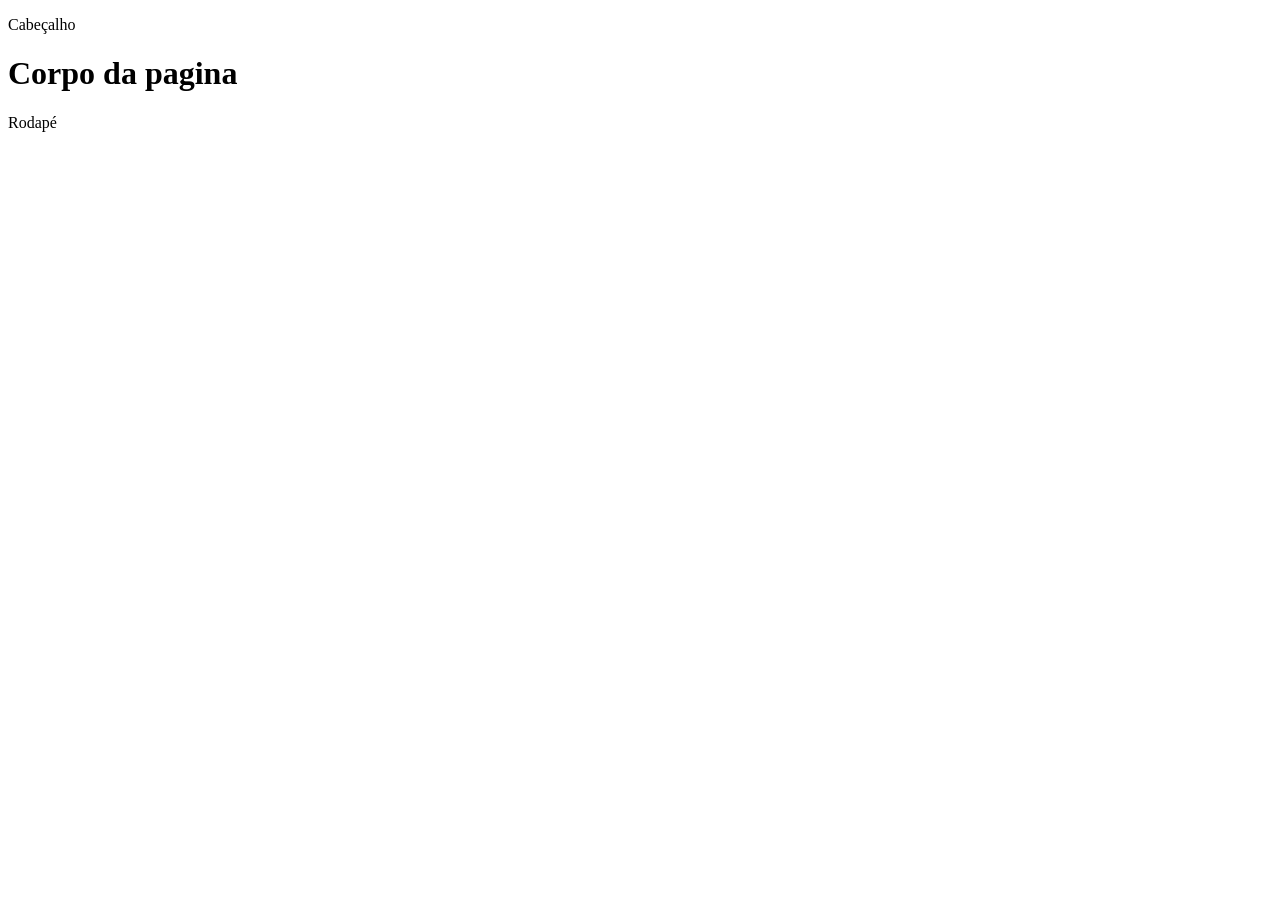
<file: HTML/index.html>
<!-- Estrutura básica HTML -->

<!DOCTYPE html>
<html>
<head>
    <meta charset="UTF-8">
    <meta name="viewport" content="width=device-width, initial-scale=1.0">    
    <title>Título da página</title>

    <header>
        <p>Cabeçalho</p>
    </header>
</head>
<body>
    <main>
        <h1>Corpo da pagina</h1>
    </main>
    <footer>
        Rodapé
    </footer>
</body>
</html>
</file>
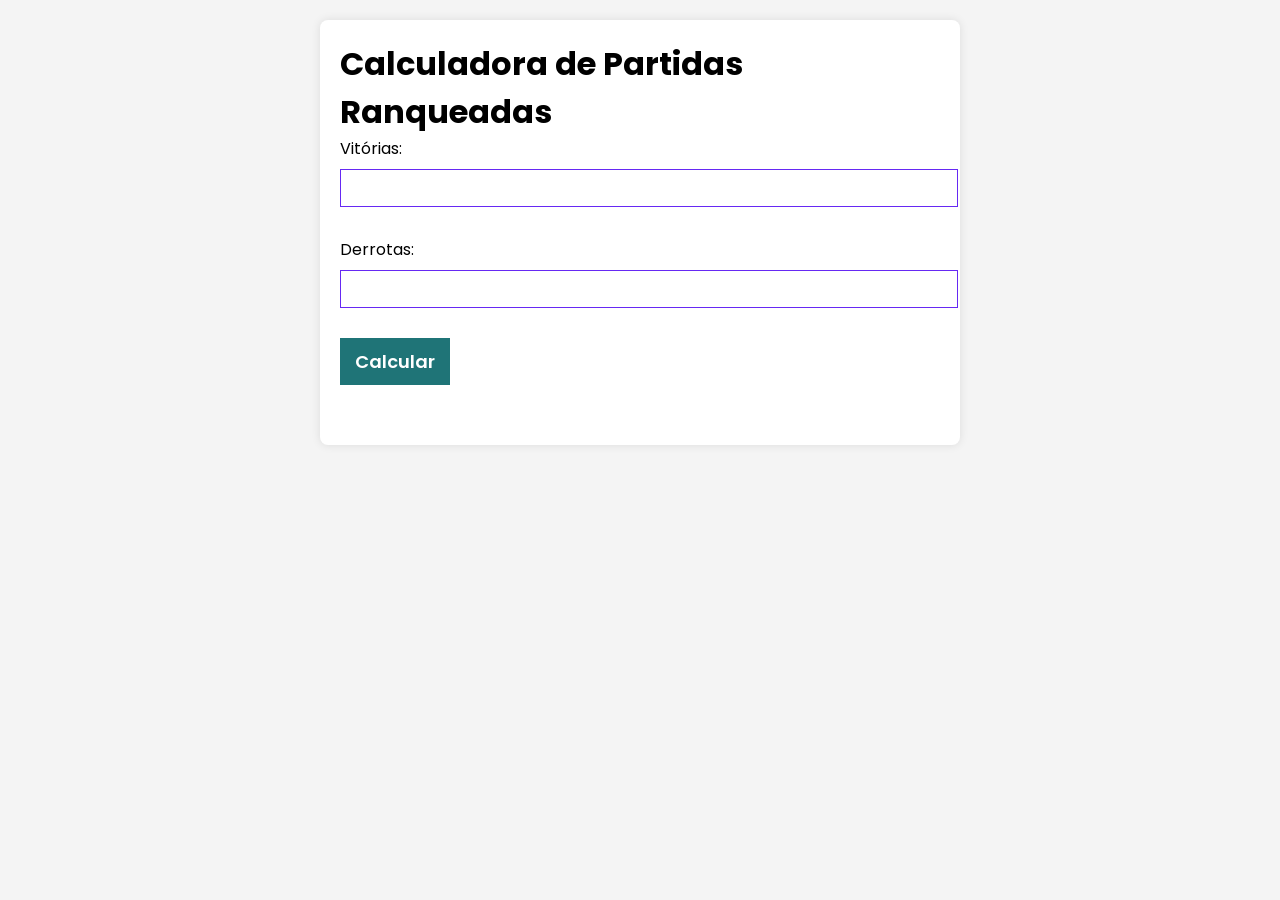
<file: PROJECT/calculadora_partidas_pankeadas/index.html>
<!DOCTYPE html>
<html lang="pt-BR">
<head>
  <meta charset="UTF-8">
  <meta name="viewport" content="width=device-width, initial-scale=1.0">
  <link rel="stylesheet" href="css/style.css">
  <title>Calculadora de Partidas Ranqueadas</title>
</head>
<body>
  <main class="container-main">
    <h1>Calculadora de Partidas Ranqueadas</h1>

    <form id="ranked_form">
      <label for="vitorias">Vitórias:</label>
      <input type="number" id="vitorias" required>

      <label for="derrotas">Derrotas:</label>
      <input type="number" id="derrotas" required>

      <button type="button" onclick="calcular_nivel()">Calcular</button>
    </form>

    <div id="resultado"></div>
  </main>
  
  <script src="src/main.js"></script>  
</body>
</html>
</file>
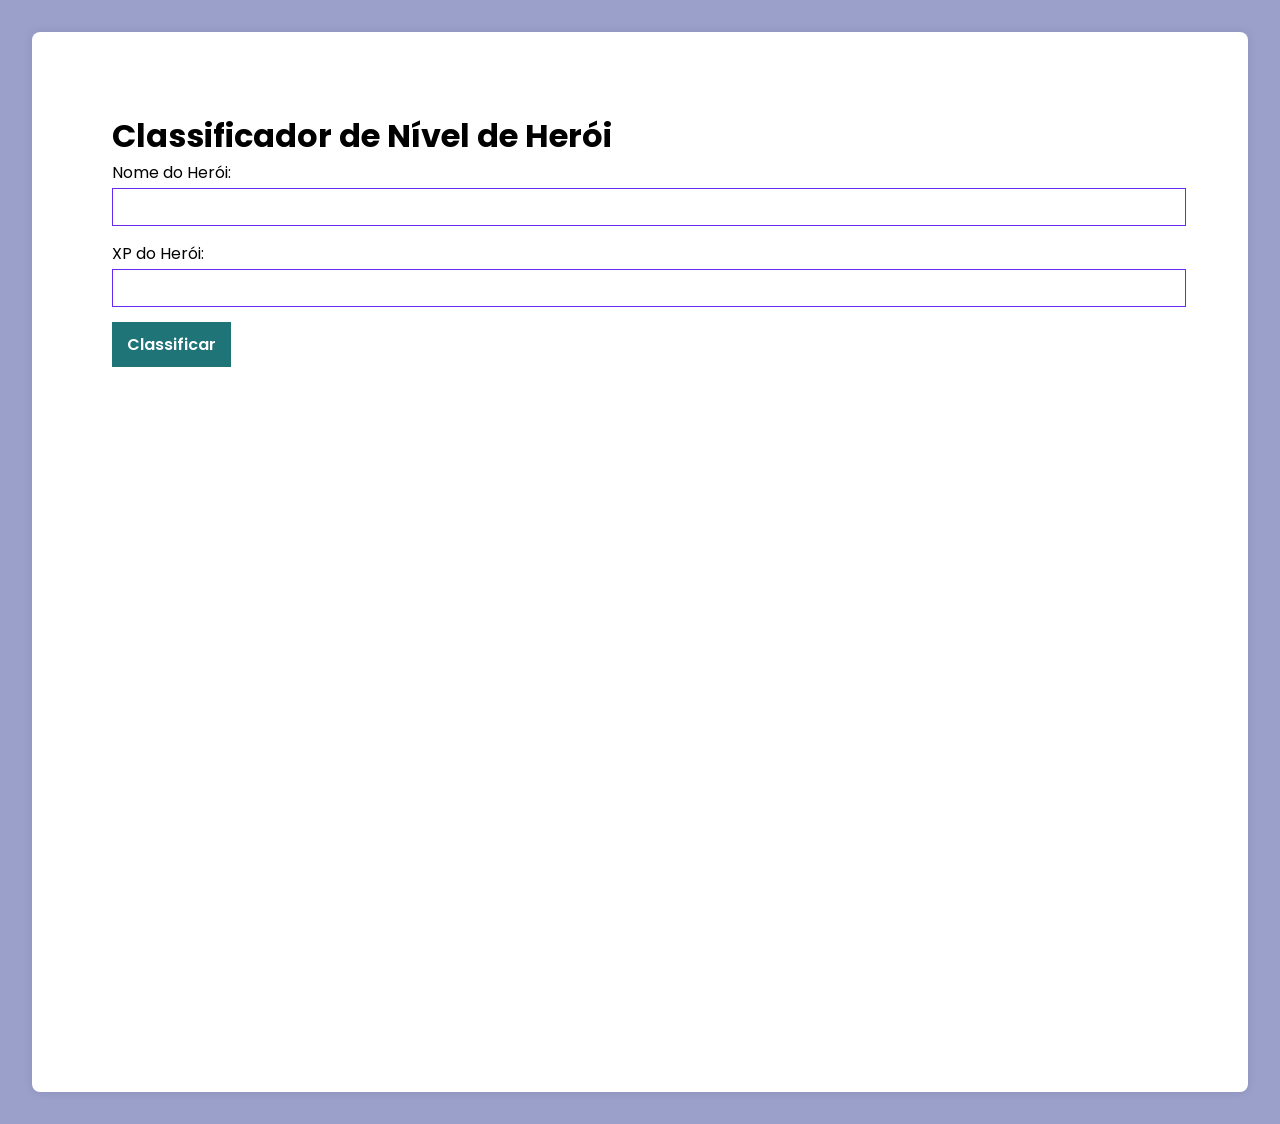
<file: PROJECT/nivel_de_heroi/index.html>
<!DOCTYPE html>
<html lang="pt-BR">
<head>
  <meta charset="UTF-8">
  <meta name="viewport" content="width=device-width, initial-scale=1.0">
  <link rel="stylesheet" href="css/style.css">
  <title>Classificador de Nível de Herói</title>
</head>
<body>
  <main class="container-main">
    <h1>Classificador de Nível de Herói</h1>

    <form id="hero_form">
      <label for="nome_heroi">Nome do Herói:</label>
      <input type="text" id="nome_heroi" required>

      <label for="xp_heroi">XP do Herói:</label>
      <input type="number" id="xp_heroi" oninput="atualizarNivel()" required>

      <button type="button" onclick="classificar_heroi()">Classificar</button>
    </form>

    <div id="resultado"></div>
  </main>
  
  <script src="src/script.js"></script>  
</body>
</html>
</file>
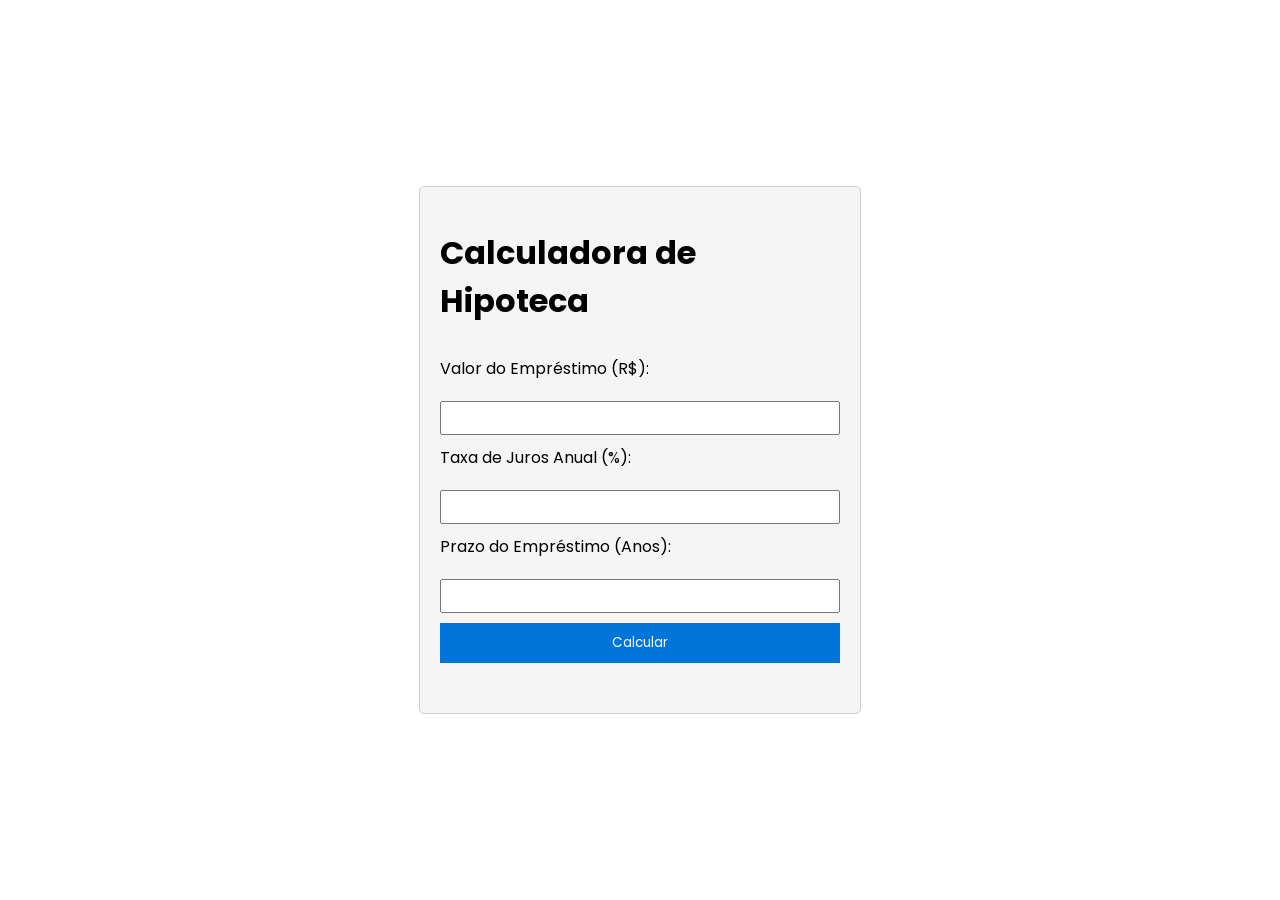
<file: JAVASCRIPT/PROJECTS/CALCULADORA DE HIPOTECA/index.html>
<!DOCTYPE html>
<html lang="pt-BR">
<head>
    <meta charset="UTF-8">
    <meta name="viewport" content="width=device-width, initial-scale=1.0">
    <link rel="stylesheet" type="text/css" href="style.css">
    <title>Calculadora de Hipoteca</title>
</head>

<body>
    <div id="container">
        <h1>Calculadora de Hipoteca</h1>
        <label for="loanAmount">Valor do Empréstimo (R$):</label>
        <input type="number" id="loanAmount" step="1000">

        <label for="interestRate">Taxa de Juros Anual (%):</label>
        <input type="number" id="interestRate" step="0.01">

        <label for="loanTerm">Prazo do Empréstimo (Anos):</label>
        <input type="number" id="loanTerm" step="1">

        <button onclick="calculateMonthlyPayment()">Calcular</button>

        <div id="result"></div>
    </div>
    <script src="script.js"></script>
</body>
</html>
</file>
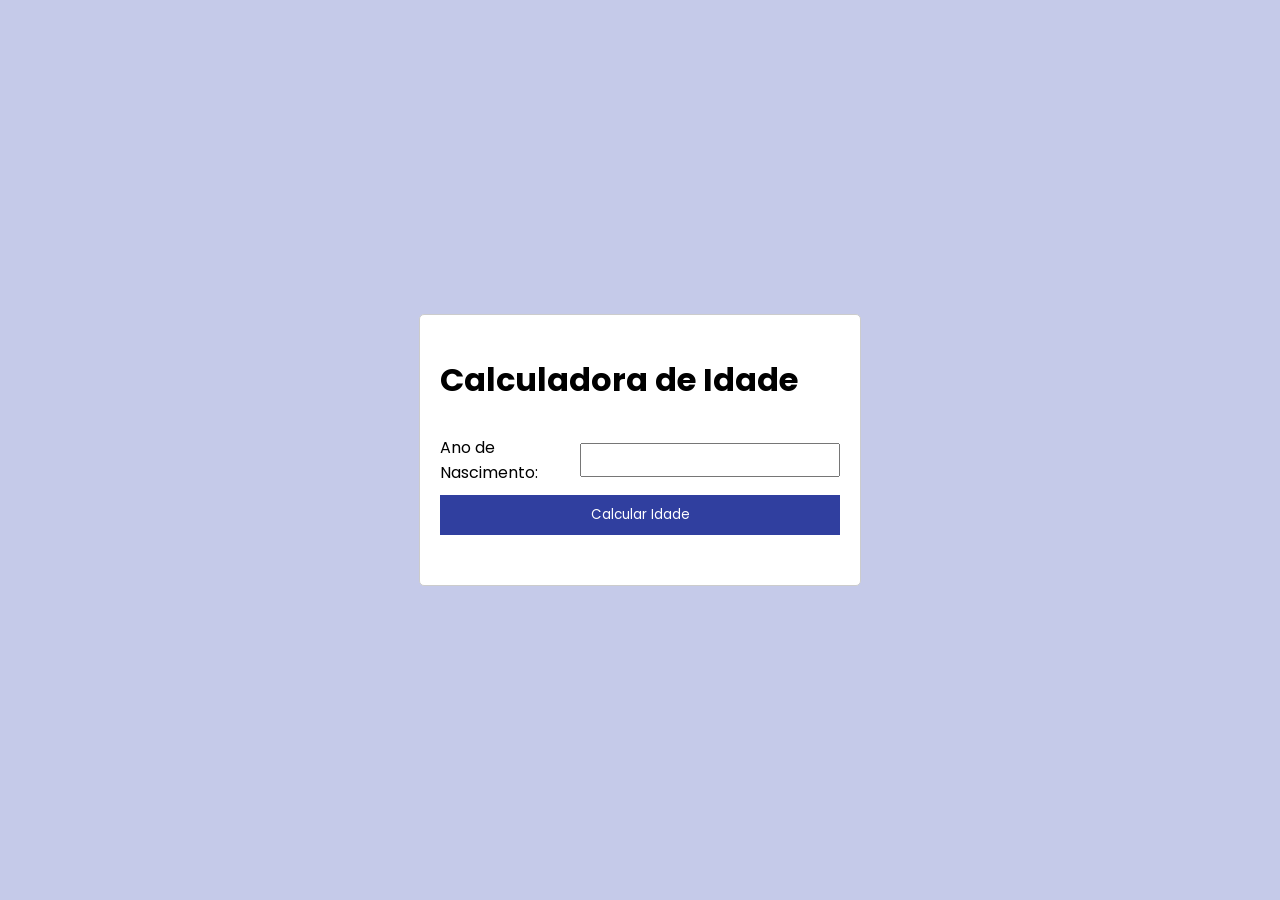
<file: JAVASCRIPT/PROJECTS/CALCULADORA DE IDADE/index.html>
<!DOCTYPE html>
<html lang="pt-BR">
<head>
    <meta charset="UTF-8">
    <meta name="viewport" content="width=device-width, initial-scale=1.0">
    <link rel="stylesheet" type="text/css" href="style.css">
    <title>Calculadora de Idade</title>
</head>
<body>
    <div id="container">
        <h1>Calculadora de Idade</h1>
        <div class="input-container">
            <label for="anoNascimento">Ano de Nascimento:</label>
            <input type="number" id="anoNascimento" step="1" min="1900" max="2023">
        </div>
        <button onclick="calcularIdade()">Calcular Idade</button>
        <div id="result"></div>
    </div>
    <script src="script.js"></script>
</body>
</html>
</file>
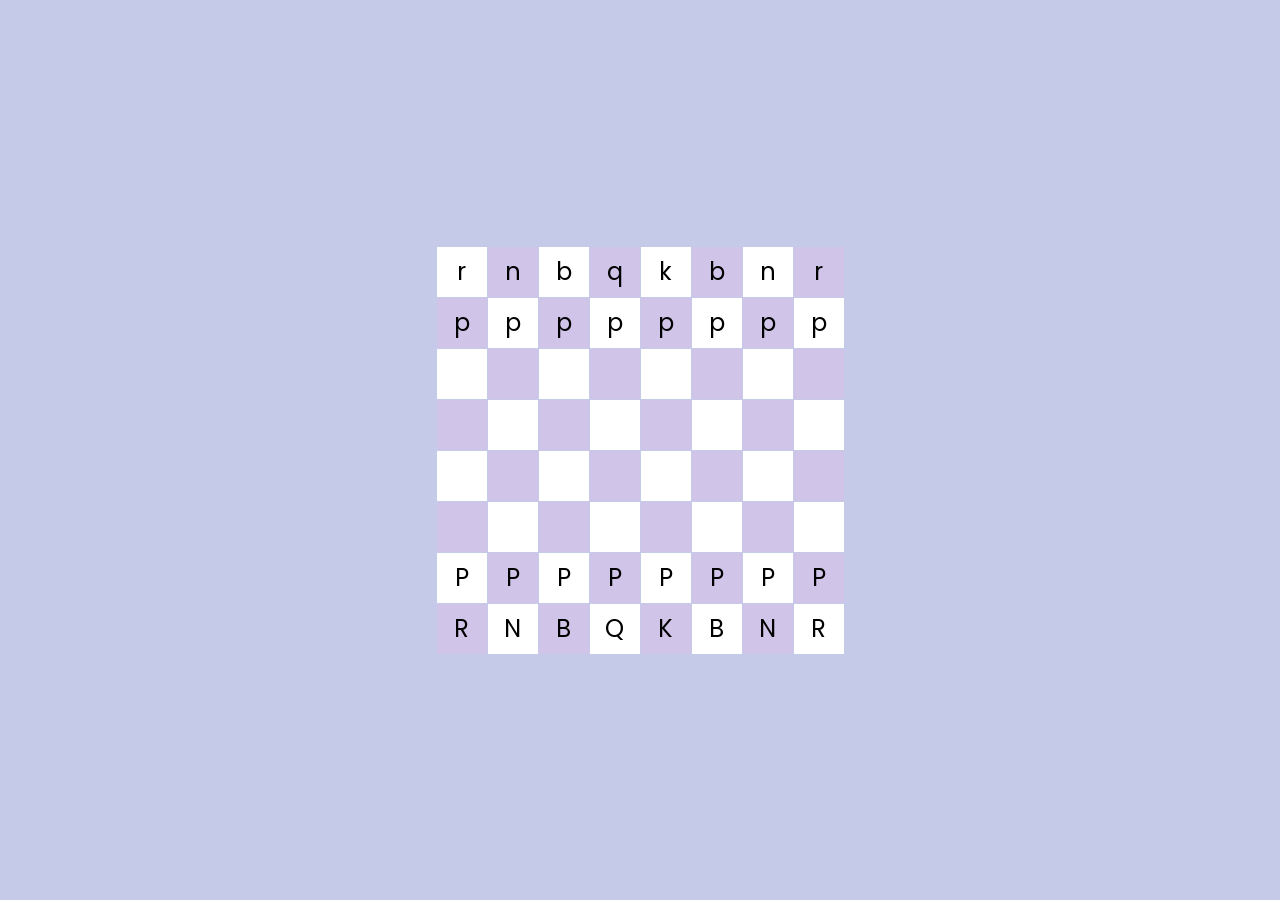
<file: JAVASCRIPT/PROJECTS/JOGO DE XADRES SIMPLIS/index.html>
<!DOCTYPE html>
<html lang="pt-BR">
<head>
    <meta charset="UTF-8">
    <meta name="viewport" content="width=device-width, initial-scale=1.0">
    <link rel="stylesheet" type="text/css" href="style.css">
    <title>Jogo de Xadrez Simples</title>
</head>
<body>
    <div id="board"></div>
    <script src="script.js"></script>
</body>
</html>
</file>
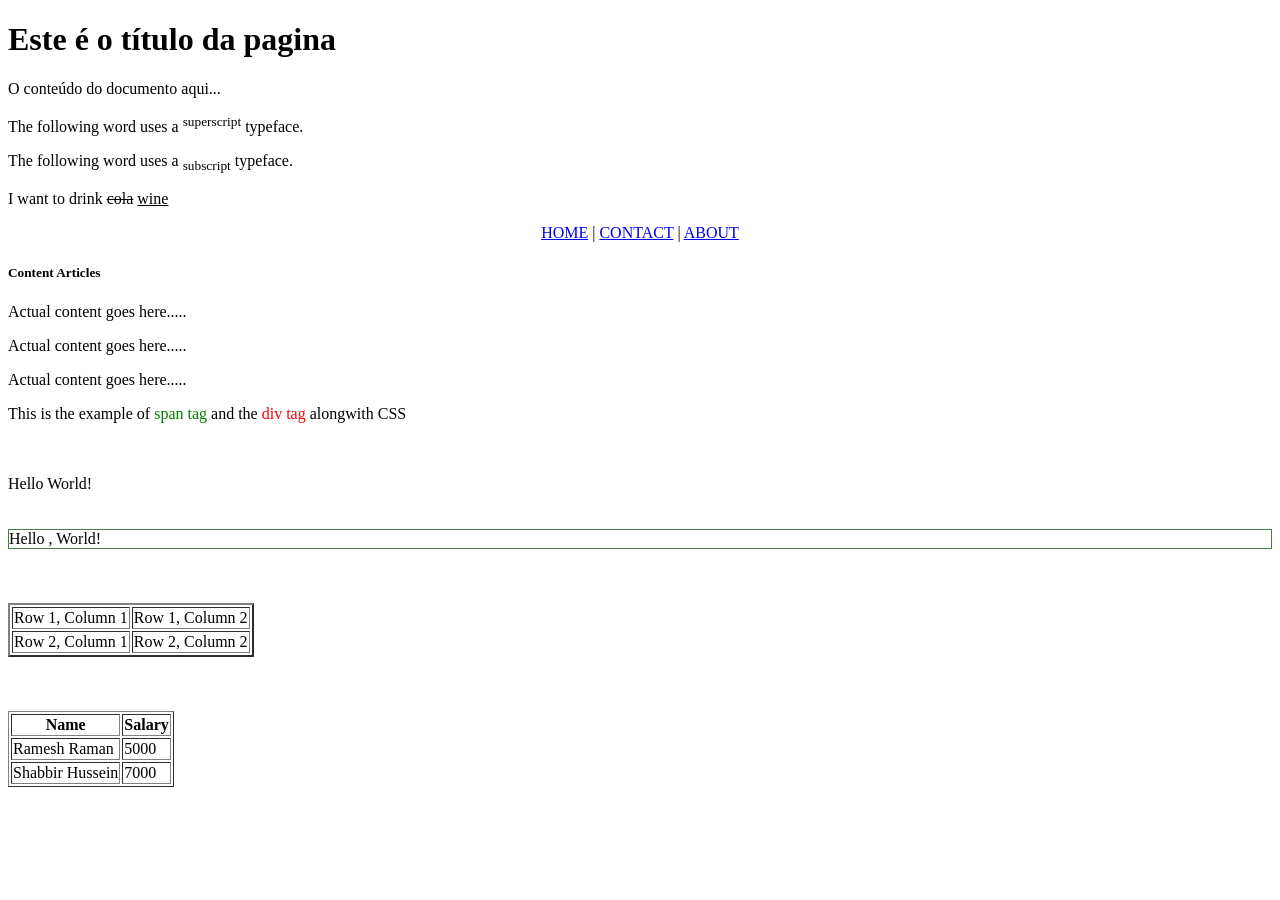
<file: HTML/overview.html>
<!DOCTYPE html>
<html>

    <head>

    <title>Título do documento</title>
    <meta http-equiv = "cookie" content = "userid = xyz; expires = Wednesday, 08-Aug-15 23:59:59 GMT;" />

    </head>

    <body>
        <h1>Este é o título da pagina</h1>
        <p>O conteúdo do documento aqui...</p>
        <p>The following word uses a <sup>superscript</sup> typeface.</p>
        <p>The following word uses a <sub>subscript</sub> typeface.</p>

        <p>I want to drink <del>cola</del> <ins>wine</ins></p>

        <div id = "menu" align = "middle" >
            <a href = "/index.htm">HOME</a> | 
            <a href = "/about/contact_us.htm">CONTACT</a> | 
            <a href = "/about/index.htm">ABOUT</a>
         </div>
   
         <div id = "content" align = "left" >
            <h5>Content Articles</h5>
            <p>Actual content goes here.....</p>
            <p>Actual content goes here.....</p>
            <p>Actual content goes here.....</p>
         </div>

         <p>This is the example of <span style = "color:green">span tag</span>
            and the <span style = "color:red">div tag</span> alongwith CSS</p>
            <br />
            <br />
            <script>
                <!-- 
                   document.write("Hello World!")
                //-->
             </script>

                <br />
                <br />
                <br />

             <style>
                <!--
                   .example {
                      border:1px solid #4a7d49;
                   }
                -->
             </style>
           
          <div class = "example">Hello , World!</div>
         
          <br />
          <br />
          <br />

          <table border = "2">
         <tr>
            <td>Row 1, Column 1</td>
            <td>Row 1, Column 2</td>
         </tr>
         
         <tr>
            <td>Row 2, Column 1</td>
            <td>Row 2, Column 2</td>
         </tr>
      </table>

      <br />
      <br />
      <br />

      <table border = "1">
         <tr>
            <th>Name</th>
            <th>Salary</th>
         </tr>
         <tr>
            <td>Ramesh Raman</td>
            <td>5000</td>
         </tr>
         
         <tr>
            <td>Shabbir Hussein</td>
            <td>7000</td>
         </tr>
      </table>

    </body>
</html>

<!-- TAGS HTML-->
<!--
    Essas tags são colocadas entre chaves angulares <Tag Name>. Exceto algumas tags,
    a maioria das tags tem suas tags de fechamento correspondentes. Por exemplo, <html>
    tem sua tag de fechamento </html> e a tag <body> tem sua tag de fechamento </body> etc.
-->

<!-- <!DOCTYPE> -->
<!--Esta tag define o tipo de documento e a versão HTML-->

<!-- <html> -->
<!--Esta tag envolve o documento HTML completo e compreende principalmente o cabeçalho
    do documento, representado por <head>...</head>, e o corpo do documento, represento
    pelas tags <body>...</body>-->

<!--head-->
<!--Esta teg representa o cabeçalho do documento que pode conter outras tags HTML como
    <title>, <link> <meta> etc.-->
</file>
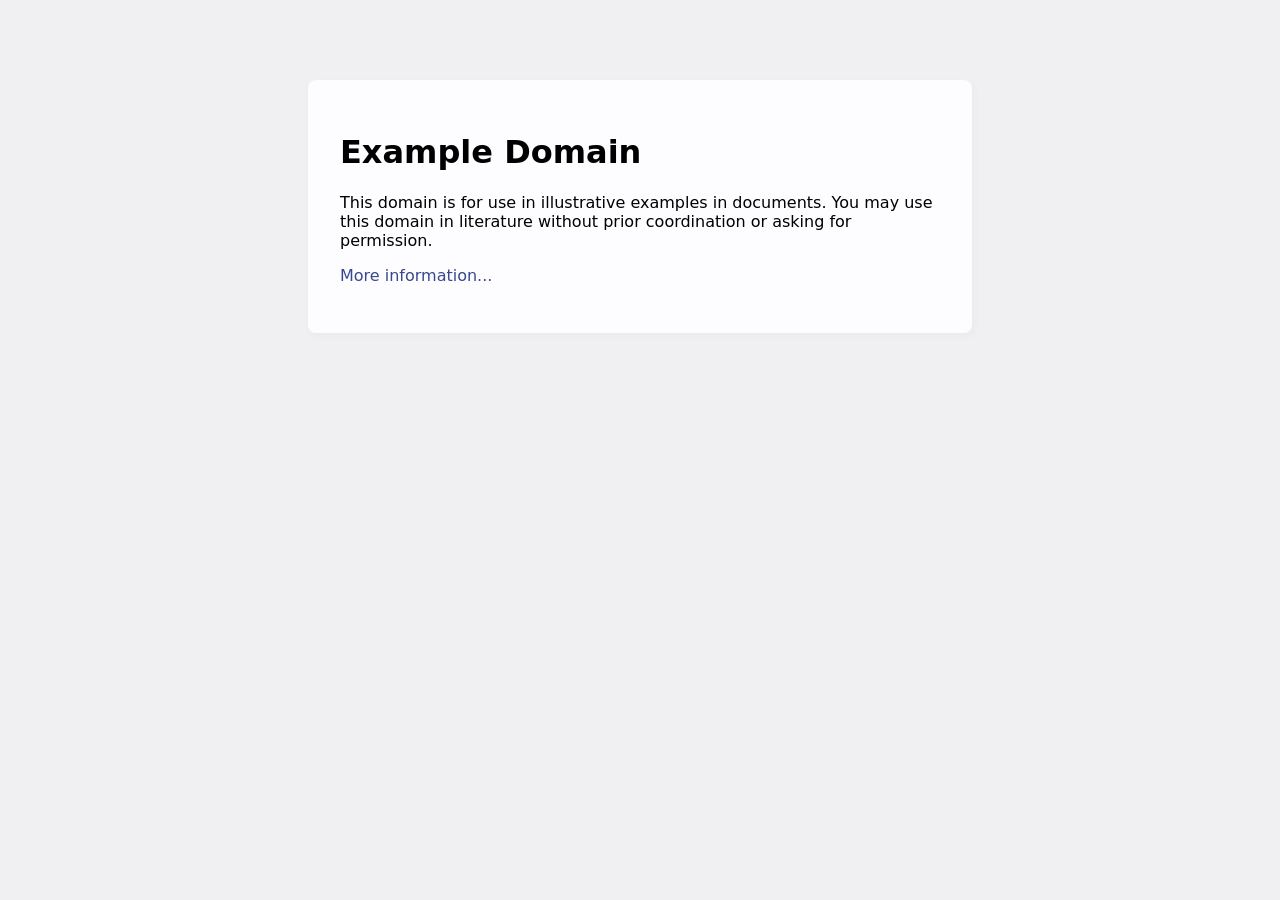
<file: RUBY/EXERCICIO-1/example.html>
<!doctype html>
<html>
<head>
    <title>Example Domain</title>

    <meta charset="utf-8" />
    <meta http-equiv="Content-type" content="text/html; charset=utf-8" />
    <meta name="viewport" content="width=device-width, initial-scale=1" />
    <style type="text/css">
    body {
        background-color: #f0f0f2;
        margin: 0;
        padding: 0;
        font-family: -apple-system, system-ui, BlinkMacSystemFont, "Segoe UI", "Open Sans", "Helvetica Neue", Helvetica, Arial, sans-serif;
        
    }
    div {
        width: 600px;
        margin: 5em auto;
        padding: 2em;
        background-color: #fdfdff;
        border-radius: 0.5em;
        box-shadow: 2px 3px 7px 2px rgba(0,0,0,0.02);
    }
    a:link, a:visited {
        color: #38488f;
        text-decoration: none;
    }
    @media (max-width: 700px) {
        div {
            margin: 0 auto;
            width: auto;
        }
    }
    </style>    
</head>

<body>
<div>
    <h1>Example Domain</h1>
    <p>This domain is for use in illustrative examples in documents. You may use this
    domain in literature without prior coordination or asking for permission.</p>
    <p><a href="https://www.iana.org/domains/example">More information...</a></p>
</div>
</body>
</html>
</file>
<file: PROJECT/calculadora_partidas_pankeadas/css/style.css>
/* Google fonts*/
@import url('https://fonts.googleapis.com/css2?family=Poppins:wght@100;300;400;500;600&display=swap');

*{
  margin: 0;
  padding: 0;
  font-family: 'Poppins', sans-serif;
}

body {
  background-color: #f4f4f4;
  margin: 0;
}

.container-main {
  max-width: 600px;
  margin: 20px auto;
  background-color: #fff;
  padding: 20px;
  box-shadow: 0 0 10px rgba(0, 0, 0, 0.1);
  border-radius: 8px;
}

form {
  margin-bottom: 20px;
}

label {
  display: block;
  margin-bottom: 8px;
}

input {
  width: 100%;
  padding: 8px;
  margin-bottom: 30px;
  border: 1px solid #6629F3;

}

button {
  background-color: rgb(31, 116, 119);
  font-size: 18px;
  font-weight: 600;
  color: #fff;
  padding: 10px 15px;
  border: none;
  cursor: pointer;
}

button:hover {
  background-color: #6629F3;
}

#resultado {
  margin-top: 20px;
  padding: 10px;
}
</file>
<file: PROJECT/nivel_de_heroi/css/style.css>
/* Google fonts*/
@import url('https://fonts.googleapis.com/css2?family=Poppins:wght@100;300;400;500;600&display=swap');

*{
  margin: 0;
  padding: 0;
  font-family: 'Poppins', sans-serif;
}

body{
  padding: 2rem;
  background-color: rgb(154, 160, 202);
}

.container-main {
  background-color: #fff;
  height: 100vh;
  padding: 5rem;
  box-shadow: 0 0 10px rgba(0, 0, 0, 0.1);
  border-radius: 8px;
}

form {
  margin-bottom: 20px;
}

label {
  display: block;
  margin-bottom: 3px;
  font-size: 34;
}

input {
  width: 100%;
  padding: 8px;
  margin-bottom: 15px;
  border: 1px solid #6629F3;
}

button {
  background-color: rgb(31, 116, 119);
  color: #fff;
  padding: 10px 15px;
  border: none;
  cursor: pointer;
  font-size: 16px;
  font-weight: 600;
  transition: 1s;
}

button:hover {
  background-color: #6629F3;
}

#resultado {
  margin-top: 20px;
  padding: 10px;
  border: 1px solid transparent
}
</file>
<file: JAVASCRIPT/PROJECTS/CALCULADORA DE HIPOTECA/style.css>
@import url('https://fonts.googleapis.com/css2?family=Poppins:wght@100;300;400;500;600&display=swap');

*{
    font-family: 'Poppins', sans-serif;
}

body {
    background-image: url(https://images.pexels.com/photos/950241/pexels-photo-950241.jpeg?auto=compress&cs=tinysrgb&w=1260&h=750&dpr=1);
    background-size: cover;
    background-repeat: no-repeat;
    background-attachment: fixed;
    background-position: center;
    display: flex;
    justify-content: center;
    align-items: center;
    height: 100vh;
    margin: 0;
}

#container {
    max-width: 400px;
    background-color: #f5f5f5;
    border: 1px solid #ccc;
    border-radius: 5px;
    padding: 20px;
    display: grid;
    gap: 10px;
}

label {
    display: block;
    margin-bottom: 10px;
}

input, button {
    padding: 5px;
}

button {
    background-color: #0074d9;
    color: #fff;
    border: none;
    padding: 10px 20px;
    cursor: pointer;
}

#result {
    margin-top: 20px;
}
</file>
<file: JAVASCRIPT/PROJECTS/CALCULADORA DE IDADE/style.css>
@import url('https://fonts.googleapis.com/css2?family=Poppins:wght@100;300;400;500;600&display=swap');

*{
    font-family: 'Poppins', sans-serif;
}

body {
    background-color: #C5CAE9;
    display: flex;
    justify-content: center;
    align-items: center;
    height: 100vh;
    margin: 0;
}

#container {
    max-width: 400px;
    background-color: #fff;
    border: 1px solid #ccc;
    border-radius: 5px;
    padding: 20px;
    display: grid;
    gap: 10px;
}

.input-container {
    display: grid;
    grid-template-columns: 1fr 2fr;
    gap: 10px;
    align-items: center;
}

input, button {
    padding: 5px;
}

button {
    background-color: #303F9F;
    color: #fff;
    border: none;
    padding: 10px 20px;
    cursor: pointer;
    transition: 1s;
}

button:hover {
    background-color: #3F51B5;
    border-radius: 5rem;
}

#result {
    margin-top: 20px;
}
</file>
<file: JAVASCRIPT/PROJECTS/JOGO DE XADRES SIMPLIS/style.css>
@import url('https://fonts.googleapis.com/css2?family=Poppins:wght@100;300;400;500;600&display=swap');

*{
    font-family: 'Poppins', sans-serif;
}

body {
    background-color: #C5CAE9;
    display: flex;
    justify-content: center;
    align-items: center;
    height: 100vh;
    margin: 0;
}

#board {
    display: grid;
    grid-template-columns: repeat(8, 50px);
    grid-gap: 1px;
}

.square {
    width: 50px;
    height: 50px;
    display: flex;
    align-items: center;
    justify-content: center;
    font-size: 24px;
    background-color: #D1C4E9;
}

.white {
    background-color: #fff;
}
</file>
